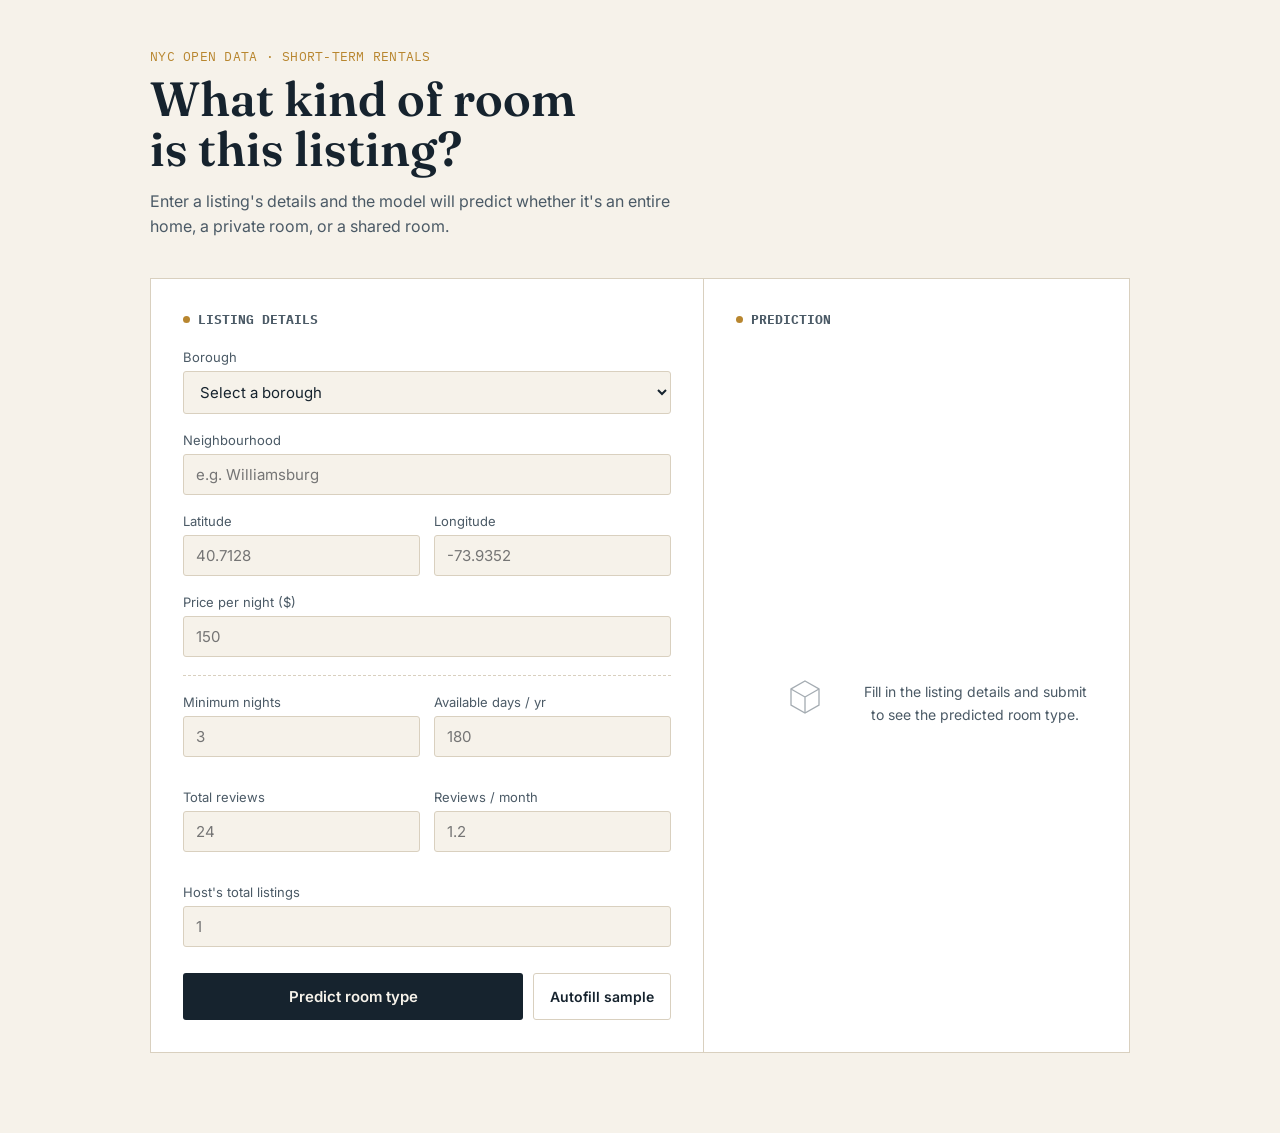
<file: index.html>
<!DOCTYPE html>
<html lang="en">
<head>
<meta charset="UTF-8">
<meta name="viewport" content="width=device-width, initial-scale=1">
<title>Room Type Predictor</title>
<link rel="preconnect" href="https://fonts.googleapis.com">
<link href="https://fonts.googleapis.com/css2?family=Fraunces:opsz,wght@9..144,400;9..144,600&family=IBM+Plex+Mono:wght@400;500&family=Inter:wght@400;500;600&display=swap" rel="stylesheet">
<link rel="stylesheet" href="style.css">
</head>
<body>
<div class="wrap">

  <header>
    <div class="kicker">NYC OPEN DATA · SHORT-TERM RENTALS</div>
    <h1>What kind of room is this listing?</h1>
    <p class="lede">Enter a listing's details and the model will predict whether it's an entire home, a private room, or a shared room.</p>
  </header>

  <div class="board">
    <section class="panel">
      <h2><span class="dot"></span>LISTING DETAILS</h2>
      <form id="predict-form">
        <div class="field">
          <label for="neighbourhood_group">Borough</label>
          <select id="neighbourhood_group" required>
            <option value="" disabled selected>Select a borough</option>
            <option>Manhattan</option>
            <option>Brooklyn</option>
            <option>Queens</option>
            <option>Bronx</option>
            <option>Staten Island</option>
          </select>
        </div>
        <div class="field">
          <label for="neighbourhood">Neighbourhood</label>
          <input id="neighbourhood" type="text" placeholder="e.g. Williamsburg" required>
        </div>
        <div class="row2">
          <div class="field">
            <label for="latitude">Latitude</label>
            <input id="latitude" type="number" step="any" min="-90" max="90" placeholder="40.7128" required>
          </div>
          <div class="field">
            <label for="longitude">Longitude</label>
            <input id="longitude" type="number" step="any" min="-180" max="180" placeholder="-73.9352" required>
          </div>
        </div>
        <div class="field">
          <label for="price">Price per night ($)</label>
          <input id="price" type="number" step="any" min="0.01" placeholder="150" required>
        </div>

        <div class="row2 advanced">
          <div class="field">
            <label for="minimum_nights">Minimum nights</label>
            <input id="minimum_nights" type="number" min="1" max="365" placeholder="3" required>
          </div>
          <div class="field">
            <label for="availability_365">Available days / yr</label>
            <input id="availability_365" type="number" min="0" max="365" placeholder="180" required>
          </div>
          <div class="field">
            <label for="number_of_reviews">Total reviews</label>
            <input id="number_of_reviews" type="number" min="0" placeholder="24" required>
          </div>
          <div class="field">
            <label for="reviews_per_month">Reviews / month</label>
            <input id="reviews_per_month" type="number" step="any" min="0" placeholder="1.2" required>
          </div>
          <div class="field" style="grid-column:1/3;">
            <label for="calculated_host_listings_count">Host's total listings</label>
            <input id="calculated_host_listings_count" type="number" min="0" placeholder="1" required>
          </div>
        </div>

        <div class="btn-row">
          <button type="submit" class="go" id="go-btn">Predict room type</button>
          <button type="button" class="fill" id="fill-btn">Autofill sample</button>
        </div>
      </form>
    </section>

    <section class="panel">
      <h2><span class="dot"></span>PREDICTION</h2>
      <div class="stub" id="result-area">
        <div class="stub-empty">
          <svg width="40" height="40" viewBox="0 0 40 40" fill="none" xmlns="http://www.w3.org/2000/svg">
            <path d="M20 4L34 12V28L20 36L6 28V12L20 4Z" stroke="#4B5A66" stroke-width="1.3"/>
            <path d="M20 20L34 12M20 20L6 12M20 20V36" stroke="#4B5A66" stroke-width="1.3"/>
          </svg>
          Fill in the listing details and submit<br>to see the predicted room type.
        </div>
      </div>
    </section>
  </div>
</div>

<script src="script.js"></script>
</body>
</html>
</file>
<file: style.css>
:root{
    --paper:#F6F2EA;
    --ink:#16232E;
    --ink-soft:#4B5A66;
    --line:#D9D0BF;
    --card:#FFFFFF;
    --brass:#B8862F;
    --subway-A:#0039A6;
    --subway-B:#FF6319;
    --subway-4:#00933C;
    --subway-7:#B933AD;
    --error:#B3372E;
  }
  *{box-sizing:border-box;}
  html,body{margin:0;padding:0;}
  body{
    background:var(--paper);
    color:var(--ink);
    font-family:'Inter',sans-serif;
    min-height:100vh;
    padding:48px 24px 80px;
  }
  .wrap{max-width:980px;margin:0 auto;}

  header{margin-bottom:40px;}
  .kicker{
    font-family:'IBM Plex Mono',monospace;
    font-size:12.5px;
    color:var(--brass);
    letter-spacing:0.02em;
    margin-bottom:10px;
  }
  h1{
    font-family:'Fraunces',serif;
    font-weight:600;
    font-size:clamp(32px,5vw,48px);
    line-height:1.05;
    margin:0 0 14px;
    max-width:14ch;
  }
  p.lede{
    color:var(--ink-soft);
    font-size:16px;
    line-height:1.55;
    max-width:52ch;
    margin:0;
  }

  .board{
    display:grid;
    grid-template-columns:1.3fr 1fr;
    gap:1px;
    background:var(--line);
    border:1px solid var(--line);
  }
  @media (max-width:760px){ .board{grid-template-columns:1fr;} }

  .panel{background:var(--card);padding:32px;}

  .panel h2{
    font-family:'IBM Plex Mono',monospace;
    font-size:12.5px;
    color:var(--ink-soft);
    margin:0 0 22px;
    display:flex;
    align-items:center;
    gap:8px;
  }
  .dot{width:7px;height:7px;border-radius:50%;background:var(--brass);display:inline-block;}

  .field{margin-bottom:18px;}
  .field label{
    display:block;
    font-size:13px;
    color:var(--ink-soft);
    margin-bottom:6px;
  }
  .row2{display:grid;grid-template-columns:1fr 1fr;gap:14px;}

  input, select{
    width:100%;
    font-family:'Inter',sans-serif;
    font-size:15px;
    color:var(--ink);
    background:var(--paper);
    border:1px solid var(--line);
    padding:10px 12px;
    border-radius:3px;
  }
  input:focus, select:focus, button:focus{
    outline:2px solid var(--brass);
    outline-offset:1px;
  }

  .advanced{
    margin-top:6px;
    border-top:1px dashed var(--line);
    padding-top:18px;
  }

  .btn-row{
    display:flex;
    gap:10px;
    margin-top:8px;
  }

  button.go{
    flex:1;
    background:var(--ink);
    color:var(--paper);
    border:none;
    padding:14px 16px;
    font-family:'Inter',sans-serif;
    font-weight:600;
    font-size:15px;
    border-radius:3px;
    cursor:pointer;
    transition:background 0.15s ease;
  }
  button.go:hover{background:#0d161e;}
  button.go:disabled{background:#9aa4ab;cursor:default;}

  button.fill{
    background:var(--card);
    color:var(--ink);
    border:1px solid var(--line);
    padding:14px 16px;
    font-family:'Inter',sans-serif;
    font-weight:600;
    font-size:14px;
    border-radius:3px;
    cursor:pointer;
    white-space:nowrap;
    transition:border-color 0.15s ease, color 0.15s ease;
  }
  button.fill:hover{border-color:var(--brass);color:var(--brass);}

  .api-line{
    margin-top:14px;
    font-family:'IBM Plex Mono',monospace;
    font-size:11.5px;
    color:var(--ink-soft);
  }
  .api-line input{
    margin-top:4px;
    font-family:'IBM Plex Mono',monospace;
    font-size:12px;
    padding:6px 8px;
  }

  /* result panel */
  .stub{
    height:100%;
    display:flex;
    flex-direction:column;
  }
  .stub-empty{
    flex:1;
    display:flex;
    align-items:center;
    justify-content:center;
    text-align:center;
    color:var(--ink-soft);
    font-size:14px;
    line-height:1.6;
    padding:20px 10px;
  }
  .stub-empty svg{display:block;margin:0 auto 14px;opacity:0.5;}

  .result-type{
    font-family:'Fraunces',serif;
    font-weight:600;
    font-size:30px;
    line-height:1.1;
    margin:6px 0 20px;
  }
  .bars{display:flex;flex-direction:column;gap:12px;}
  .bar-row{display:grid;grid-template-columns:1fr 44px;gap:10px;align-items:center;}
  .bar-label{font-size:13px;color:var(--ink-soft);}
  .bar-track{grid-column:1/3;background:var(--paper);border:1px solid var(--line);border-radius:3px;height:8px;overflow:hidden;}
  .bar-fill{height:100%;background:var(--brass);}
  .bar-pct{font-family:'IBM Plex Mono',monospace;font-size:12.5px;text-align:right;}
  .bar-item{display:flex;flex-direction:column;gap:6px;}

  .error-box{
    border:1px solid var(--error);
    background:#FBEBEA;
    color:var(--error);
    padding:12px 14px;
    border-radius:3px;
    font-size:13.5px;
    line-height:1.5;
  }

  footer{
    margin-top:28px;
    font-family:'IBM Plex Mono',monospace;
    font-size:11.5px;
    color:var(--ink-soft);
  }
</file>
<file: frontend/style.css>
:root{
    --paper:#F6F2EA;
    --ink:#16232E;
    --ink-soft:#4B5A66;
    --line:#D9D0BF;
    --card:#FFFFFF;
    --brass:#B8862F;
    --subway-A:#0039A6;
    --subway-B:#FF6319;
    --subway-4:#00933C;
    --subway-7:#B933AD;
    --error:#B3372E;
  }
  *{box-sizing:border-box;}
  html,body{margin:0;padding:0;}
  body{
    background:var(--paper);
    color:var(--ink);
    font-family:'Inter',sans-serif;
    min-height:100vh;
    padding:48px 24px 80px;
  }
  .wrap{max-width:980px;margin:0 auto;}

  header{margin-bottom:40px;}
  .kicker{
    font-family:'IBM Plex Mono',monospace;
    font-size:12.5px;
    color:var(--brass);
    letter-spacing:0.02em;
    margin-bottom:10px;
  }
  h1{
    font-family:'Fraunces',serif;
    font-weight:600;
    font-size:clamp(32px,5vw,48px);
    line-height:1.05;
    margin:0 0 14px;
    max-width:14ch;
  }
  p.lede{
    color:var(--ink-soft);
    font-size:16px;
    line-height:1.55;
    max-width:52ch;
    margin:0;
  }

  .board{
    display:grid;
    grid-template-columns:1.3fr 1fr;
    gap:1px;
    background:var(--line);
    border:1px solid var(--line);
  }
  @media (max-width:760px){ .board{grid-template-columns:1fr;} }

  .panel{background:var(--card);padding:32px;}

  .panel h2{
    font-family:'IBM Plex Mono',monospace;
    font-size:12.5px;
    color:var(--ink-soft);
    margin:0 0 22px;
    display:flex;
    align-items:center;
    gap:8px;
  }
  .dot{width:7px;height:7px;border-radius:50%;background:var(--brass);display:inline-block;}

  .field{margin-bottom:18px;}
  .field label{
    display:block;
    font-size:13px;
    color:var(--ink-soft);
    margin-bottom:6px;
  }
  .row2{display:grid;grid-template-columns:1fr 1fr;gap:14px;}

  input, select{
    width:100%;
    font-family:'Inter',sans-serif;
    font-size:15px;
    color:var(--ink);
    background:var(--paper);
    border:1px solid var(--line);
    padding:10px 12px;
    border-radius:3px;
  }
  input:focus, select:focus, button:focus{
    outline:2px solid var(--brass);
    outline-offset:1px;
  }

  .advanced{
    margin-top:6px;
    border-top:1px dashed var(--line);
    padding-top:18px;
  }

  .btn-row{
    display:flex;
    gap:10px;
    margin-top:8px;
  }

  button.go{
    flex:1;
    background:var(--ink);
    color:var(--paper);
    border:none;
    padding:14px 16px;
    font-family:'Inter',sans-serif;
    font-weight:600;
    font-size:15px;
    border-radius:3px;
    cursor:pointer;
    transition:background 0.15s ease;
  }
  button.go:hover{background:#0d161e;}
  button.go:disabled{background:#9aa4ab;cursor:default;}

  button.fill{
    background:var(--card);
    color:var(--ink);
    border:1px solid var(--line);
    padding:14px 16px;
    font-family:'Inter',sans-serif;
    font-weight:600;
    font-size:14px;
    border-radius:3px;
    cursor:pointer;
    white-space:nowrap;
    transition:border-color 0.15s ease, color 0.15s ease;
  }
  button.fill:hover{border-color:var(--brass);color:var(--brass);}

  .api-line{
    margin-top:14px;
    font-family:'IBM Plex Mono',monospace;
    font-size:11.5px;
    color:var(--ink-soft);
  }
  .api-line input{
    margin-top:4px;
    font-family:'IBM Plex Mono',monospace;
    font-size:12px;
    padding:6px 8px;
  }

  /* result panel */
  .stub{
    height:100%;
    display:flex;
    flex-direction:column;
  }
  .stub-empty{
    flex:1;
    display:flex;
    align-items:center;
    justify-content:center;
    text-align:center;
    color:var(--ink-soft);
    font-size:14px;
    line-height:1.6;
    padding:20px 10px;
  }
  .stub-empty svg{display:block;margin:0 auto 14px;opacity:0.5;}

  .result-type{
    font-family:'Fraunces',serif;
    font-weight:600;
    font-size:30px;
    line-height:1.1;
    margin:6px 0 20px;
  }
  .bars{display:flex;flex-direction:column;gap:12px;}
  .bar-row{display:grid;grid-template-columns:1fr 44px;gap:10px;align-items:center;}
  .bar-label{font-size:13px;color:var(--ink-soft);}
  .bar-track{grid-column:1/3;background:var(--paper);border:1px solid var(--line);border-radius:3px;height:8px;overflow:hidden;}
  .bar-fill{height:100%;background:var(--brass);}
  .bar-pct{font-family:'IBM Plex Mono',monospace;font-size:12.5px;text-align:right;}
  .bar-item{display:flex;flex-direction:column;gap:6px;}

  .error-box{
    border:1px solid var(--error);
    background:#FBEBEA;
    color:var(--error);
    padding:12px 14px;
    border-radius:3px;
    font-size:13.5px;
    line-height:1.5;
  }

  footer{
    margin-top:28px;
    font-family:'IBM Plex Mono',monospace;
    font-size:11.5px;
    color:var(--ink-soft);
  }
</file>
